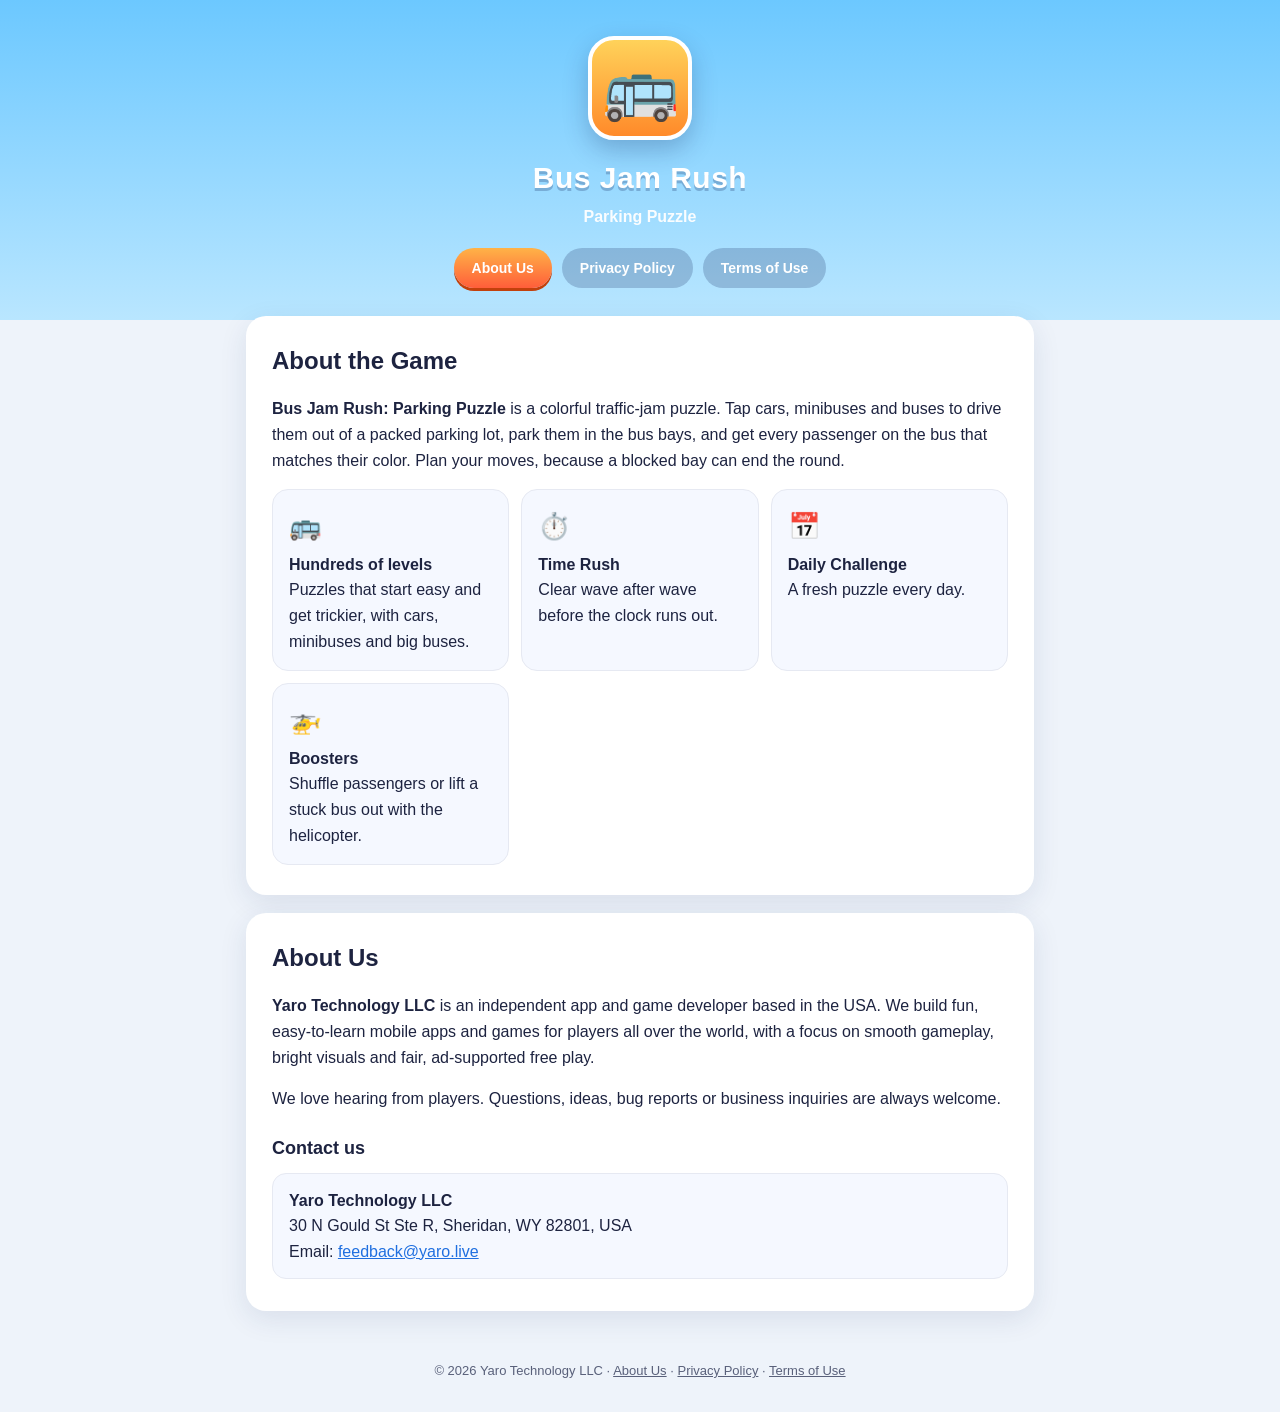
<file: index.html>
<!DOCTYPE html>
<html lang="en"><head><meta charset="utf-8"><title>Bus Jam Rush: Parking Puzzle</title>
<meta http-equiv="refresh" content="0; url=about.html"><link rel="canonical" href="about.html"></head>
<body><a href="about.html">Bus Jam Rush – About Us</a></body></html>
</file>
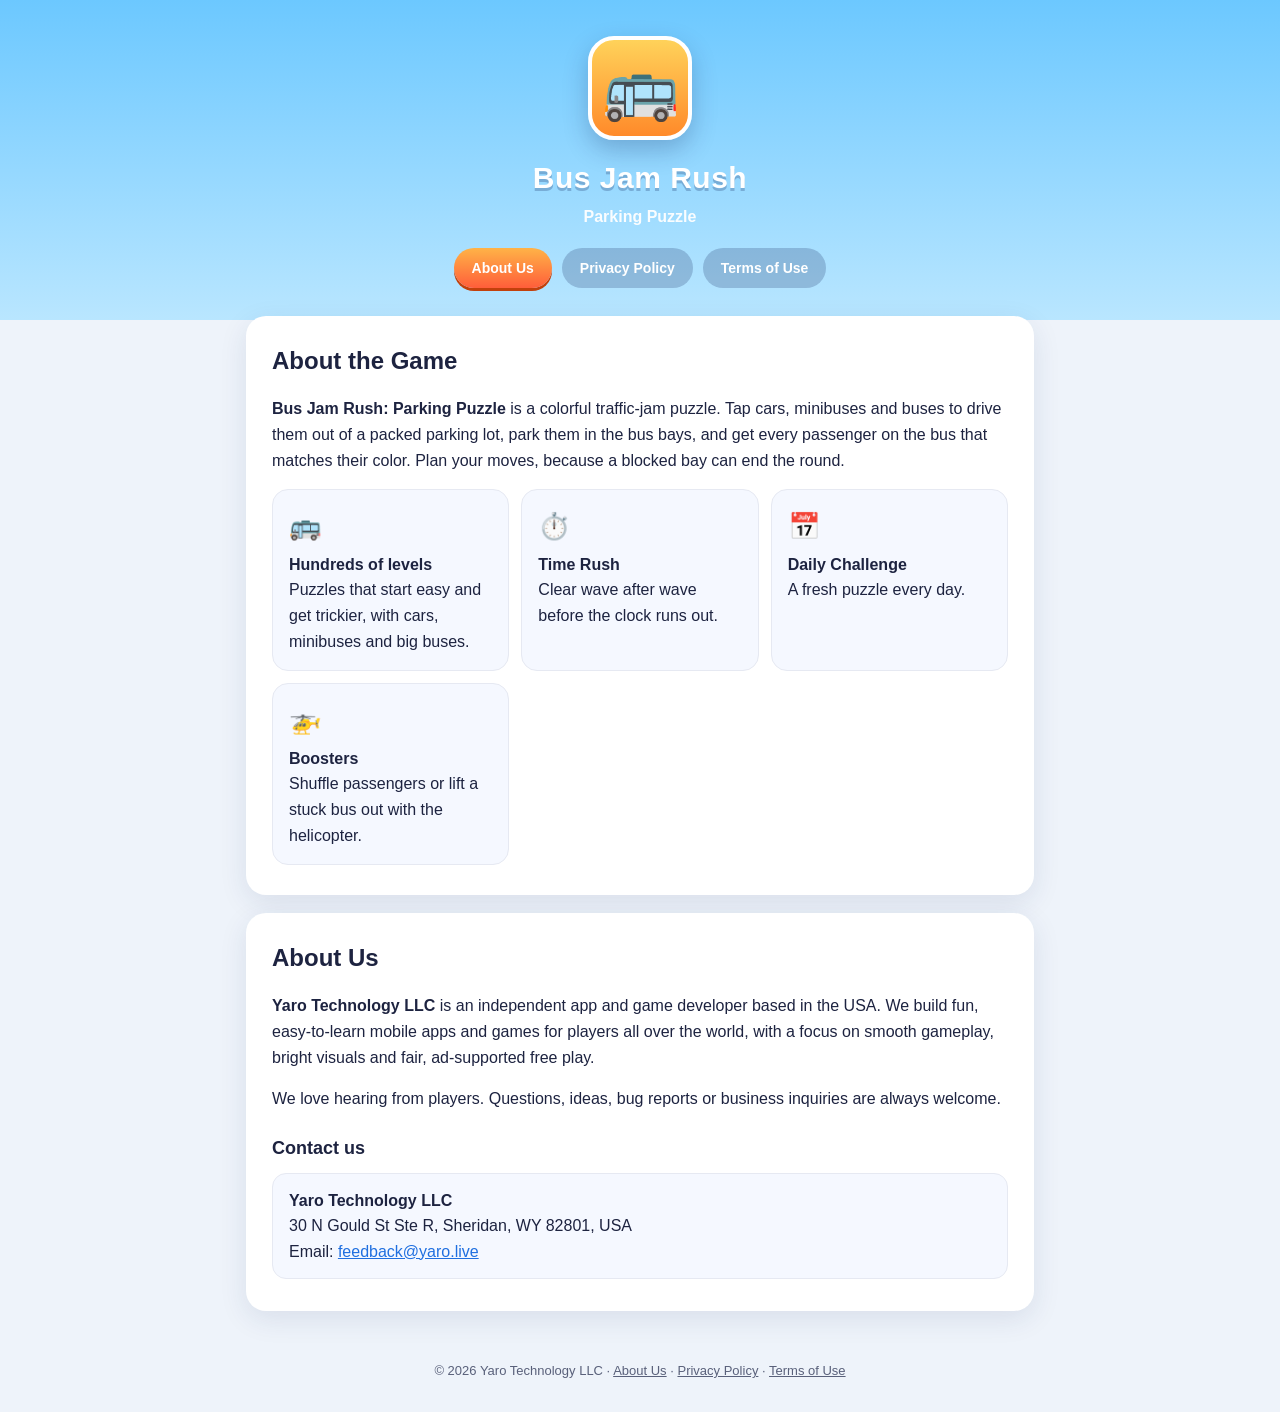
<file: about.html>
<!DOCTYPE html>
<html lang="en">
<head>
<meta charset="utf-8">
<meta name="viewport" content="width=device-width, initial-scale=1">
<title>About Us – Bus Jam Rush: Parking Puzzle</title>
<meta name="description" content="Bus Jam Rush: Parking Puzzle is a colorful bus-sorting puzzle game by Yaro Technology LLC.">
<link rel="icon" href="data:image/svg+xml,%3Csvg xmlns=%27http://www.w3.org/2000/svg%27 viewBox=%270 0 100 100%27%3E%3Ctext y=%27.9em%27 font-size=%2790%27%3E%F0%9F%9A%8C%3C/text%3E%3C/svg%3E">
<link rel="stylesheet" href="style.css">
</head>
<body>
<header class="hero">
  <div class="logo">🚌</div>
  <h1>Bus Jam Rush</h1>
  <p>Parking Puzzle</p>
  <nav class="tabs">
    <a href="about.html" class="on">About Us</a>
    <a href="privacy.html">Privacy Policy</a>
    <a href="terms.html">Terms of Use</a>
  </nav>
</header>
<main>
<section class="card">
  <h2>About the Game</h2>
  <p><b>Bus Jam Rush: Parking Puzzle</b> is a colorful traffic-jam puzzle. Tap cars, minibuses and buses
  to drive them out of a packed parking lot, park them in the bus bays, and get every passenger on the
  bus that matches their color. Plan your moves, because a blocked bay can end the round.</p>
  <div class="grid">
    <div class="tile"><span class="emoji">🚌</span><b>Hundreds of levels</b>Puzzles that start easy and get trickier, with cars, minibuses and big buses.</div>
    <div class="tile"><span class="emoji">⏱️</span><b>Time Rush</b>Clear wave after wave before the clock runs out.</div>
    <div class="tile"><span class="emoji">📅</span><b>Daily Challenge</b>A fresh puzzle every day.</div>
    <div class="tile"><span class="emoji">🚁</span><b>Boosters</b>Shuffle passengers or lift a stuck bus out with the helicopter.</div>
  </div>
</section>

<section class="card">
  <h2>About Us</h2>
  <p><b>Yaro Technology LLC</b> is an independent app and game developer based in the USA. We build fun,
  easy-to-learn mobile apps and games for players all over the world, with a focus on smooth gameplay,
  bright visuals and fair, ad-supported free play.</p>
  <p>We love hearing from players. Questions, ideas, bug reports or business inquiries are always
  welcome.</p>
  <h3>Contact us</h3>
  <div class="contact">
    <b>Yaro Technology LLC</b>
    30 N Gould St Ste R, Sheridan, WY 82801, USA<br>
    Email: <a href="mailto:feedback@yaro.live">feedback@yaro.live</a>
  </div>
</section>
</main>
<footer>© 2026 Yaro Technology LLC · <a href="about.html">About Us</a> · <a href="privacy.html">Privacy Policy</a> · <a href="terms.html">Terms of Use</a></footer>
</body>
</html>
</file>
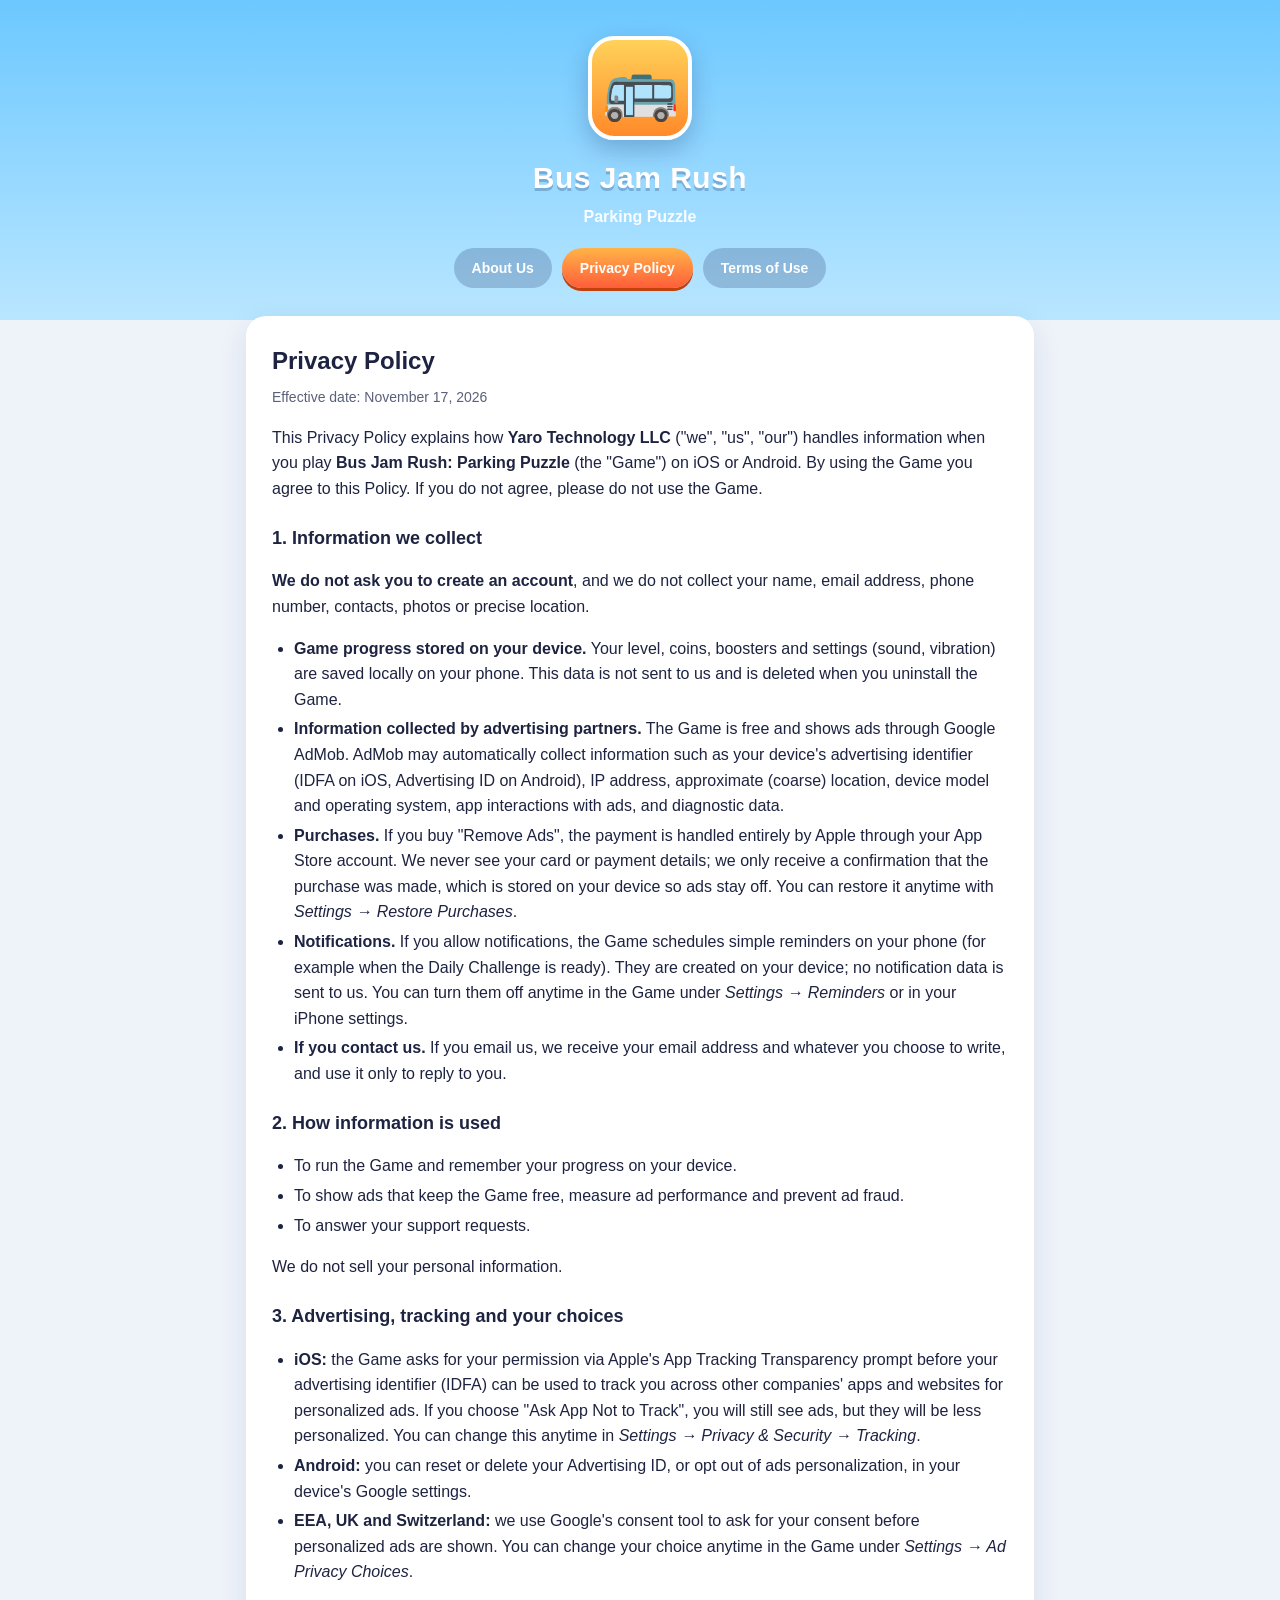
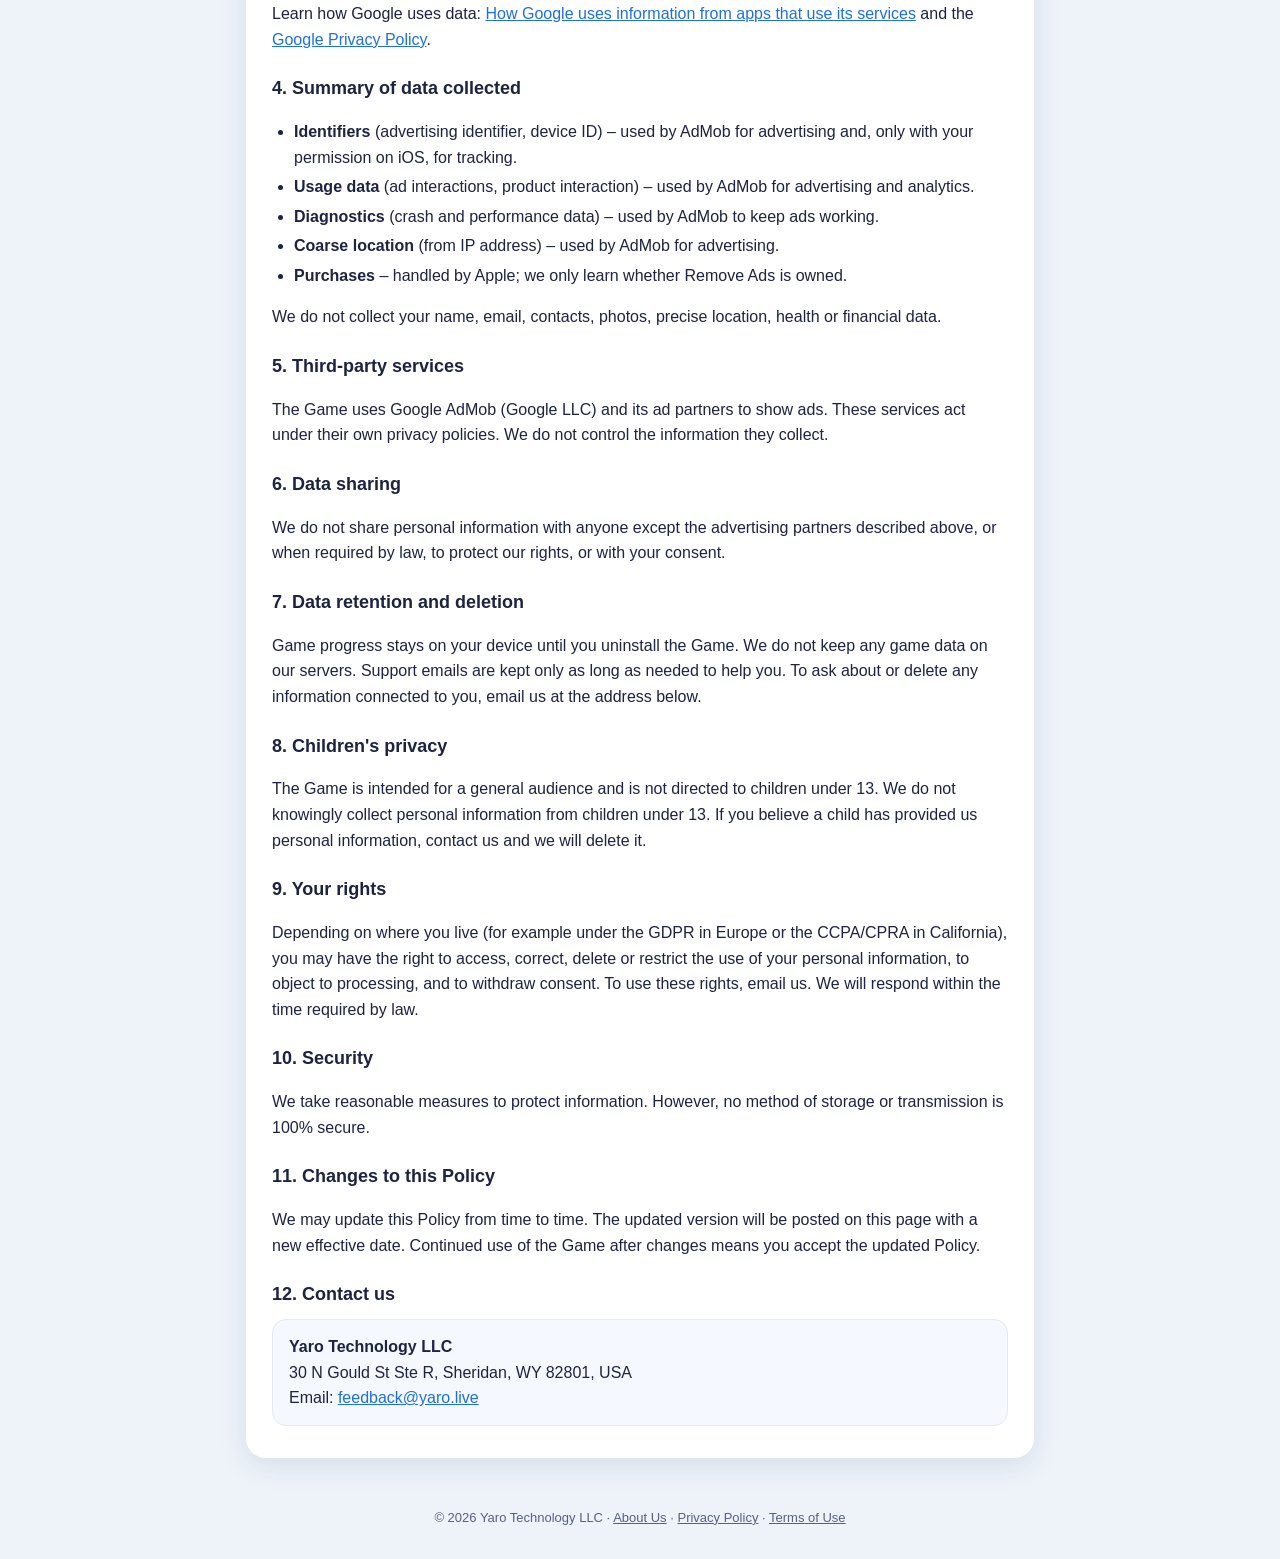
<file: privacy.html>
<!DOCTYPE html>
<html lang="en">
<head>
<meta charset="utf-8">
<meta name="viewport" content="width=device-width, initial-scale=1">
<title>Privacy Policy – Bus Jam Rush: Parking Puzzle</title>
<meta name="description" content="Privacy Policy for Bus Jam Rush: Parking Puzzle by Yaro Technology LLC.">
<link rel="icon" href="data:image/svg+xml,%3Csvg xmlns=%27http://www.w3.org/2000/svg%27 viewBox=%270 0 100 100%27%3E%3Ctext y=%27.9em%27 font-size=%2790%27%3E%F0%9F%9A%8C%3C/text%3E%3C/svg%3E">
<link rel="stylesheet" href="style.css">
</head>
<body>
<header class="hero">
  <div class="logo">🚌</div>
  <h1>Bus Jam Rush</h1>
  <p>Parking Puzzle</p>
  <nav class="tabs">
    <a href="about.html">About Us</a>
    <a href="privacy.html" class="on">Privacy Policy</a>
    <a href="terms.html">Terms of Use</a>
  </nav>
</header>
<main>
<section class="card">
  <h2>Privacy Policy</h2>
  <p class="meta">Effective date: November 17, 2026</p>

  <p>This Privacy Policy explains how <b>Yaro Technology LLC</b> ("we", "us", "our") handles information
  when you play <b>Bus Jam Rush: Parking Puzzle</b> (the "Game") on iOS or Android. By using the Game you
  agree to this Policy. If you do not agree, please do not use the Game.</p>

  <h3>1. Information we collect</h3>
  <p><b>We do not ask you to create an account</b>, and we do not collect your name, email address,
  phone number, contacts, photos or precise location.</p>
  <ul>
    <li><b>Game progress stored on your device.</b> Your level, coins, boosters and settings (sound,
    vibration) are saved locally on your phone. This data is not sent to us and is deleted when you
    uninstall the Game.</li>
    <li><b>Information collected by advertising partners.</b> The Game is free and shows ads through
    Google AdMob. AdMob may automatically collect information such as your device's advertising
    identifier (IDFA on iOS, Advertising ID on Android), IP address, approximate (coarse) location,
    device model and operating system, app interactions with ads, and diagnostic data.</li>
    <li><b>Purchases.</b> If you buy "Remove Ads", the payment is handled entirely by Apple through your
    App Store account. We never see your card or payment details; we only receive a confirmation that the
    purchase was made, which is stored on your device so ads stay off. You can restore it anytime with
    <i>Settings → Restore Purchases</i>.</li>
    <li><b>Notifications.</b> If you allow notifications, the Game schedules simple reminders on your
    phone (for example when the Daily Challenge is ready). They are created on your device; no
    notification data is sent to us. You can turn them off anytime in the Game under
    <i>Settings → Reminders</i> or in your iPhone settings.</li>
    <li><b>If you contact us.</b> If you email us, we receive your email address and whatever you
    choose to write, and use it only to reply to you.</li>
  </ul>

  <h3>2. How information is used</h3>
  <ul>
    <li>To run the Game and remember your progress on your device.</li>
    <li>To show ads that keep the Game free, measure ad performance and prevent ad fraud.</li>
    <li>To answer your support requests.</li>
  </ul>
  <p>We do not sell your personal information.</p>

  <h3>3. Advertising, tracking and your choices</h3>
  <ul>
    <li><b>iOS:</b> the Game asks for your permission via Apple's App Tracking Transparency prompt before
    your advertising identifier (IDFA) can be used to track you across other companies' apps and websites
    for personalized ads. If you choose "Ask App Not to Track",
    you will still see ads, but they will be less personalized. You can change this anytime in
    <i>Settings → Privacy &amp; Security → Tracking</i>.</li>
    <li><b>Android:</b> you can reset or delete your Advertising ID, or opt out of ads personalization,
    in your device's Google settings.</li>
    <li><b>EEA, UK and Switzerland:</b> we use Google's consent tool to ask for your consent before
    personalized ads are shown. You can change your choice anytime in the Game under
    <i>Settings → Ad Privacy Choices</i>.</li>
  </ul>
  <p>Learn how Google uses data:
  <a href="https://policies.google.com/technologies/partner-sites" target="_blank" rel="noopener">How Google uses information from apps that use its services</a>
  and the <a href="https://policies.google.com/privacy" target="_blank" rel="noopener">Google Privacy Policy</a>.</p>

  <h3>4. Summary of data collected</h3>
  <ul>
    <li><b>Identifiers</b> (advertising identifier, device ID) – used by AdMob for advertising and, only
    with your permission on iOS, for tracking.</li>
    <li><b>Usage data</b> (ad interactions, product interaction) – used by AdMob for advertising and analytics.</li>
    <li><b>Diagnostics</b> (crash and performance data) – used by AdMob to keep ads working.</li>
    <li><b>Coarse location</b> (from IP address) – used by AdMob for advertising.</li>
    <li><b>Purchases</b> – handled by Apple; we only learn whether Remove Ads is owned.</li>
  </ul>
  <p>We do not collect your name, email, contacts, photos, precise location, health or financial data.</p>

  <h3>5. Third-party services</h3>
  <p>The Game uses Google AdMob (Google LLC) and its ad partners to show ads. These services act under
  their own privacy policies. We do not control the information they collect.</p>

  <h3>6. Data sharing</h3>
  <p>We do not share personal information with anyone except the advertising partners described above,
  or when required by law, to protect our rights, or with your consent.</p>

  <h3>7. Data retention and deletion</h3>
  <p>Game progress stays on your device until you uninstall the Game. We do not keep any game data on
  our servers. Support emails are kept only as long as needed to help you. To ask about or delete any
  information connected to you, email us at the address below.</p>

  <h3>8. Children's privacy</h3>
  <p>The Game is intended for a general audience and is not directed to children under 13. We do not
  knowingly collect personal information from children under 13. If you believe a child has provided
  us personal information, contact us and we will delete it.</p>

  <h3>9. Your rights</h3>
  <p>Depending on where you live (for example under the GDPR in Europe or the CCPA/CPRA in California),
  you may have the right to access, correct, delete or restrict the use of your personal information,
  to object to processing, and to withdraw consent. To use these rights, email us. We will respond
  within the time required by law.</p>

  <h3>10. Security</h3>
  <p>We take reasonable measures to protect information. However, no method of storage or transmission
  is 100% secure.</p>

  <h3>11. Changes to this Policy</h3>
  <p>We may update this Policy from time to time. The updated version will be posted on this page with
  a new effective date. Continued use of the Game after changes means you accept the updated Policy.</p>

  <h3>12. Contact us</h3>
  <div class="contact">
    <b>Yaro Technology LLC</b>
    30 N Gould St Ste R, Sheridan, WY 82801, USA<br>
    Email: <a href="mailto:feedback@yaro.live">feedback@yaro.live</a>
  </div>
</section>
</main>
<footer>© 2026 Yaro Technology LLC · <a href="about.html">About Us</a> · <a href="privacy.html">Privacy Policy</a> · <a href="terms.html">Terms of Use</a></footer>
</body>
</html>
</file>
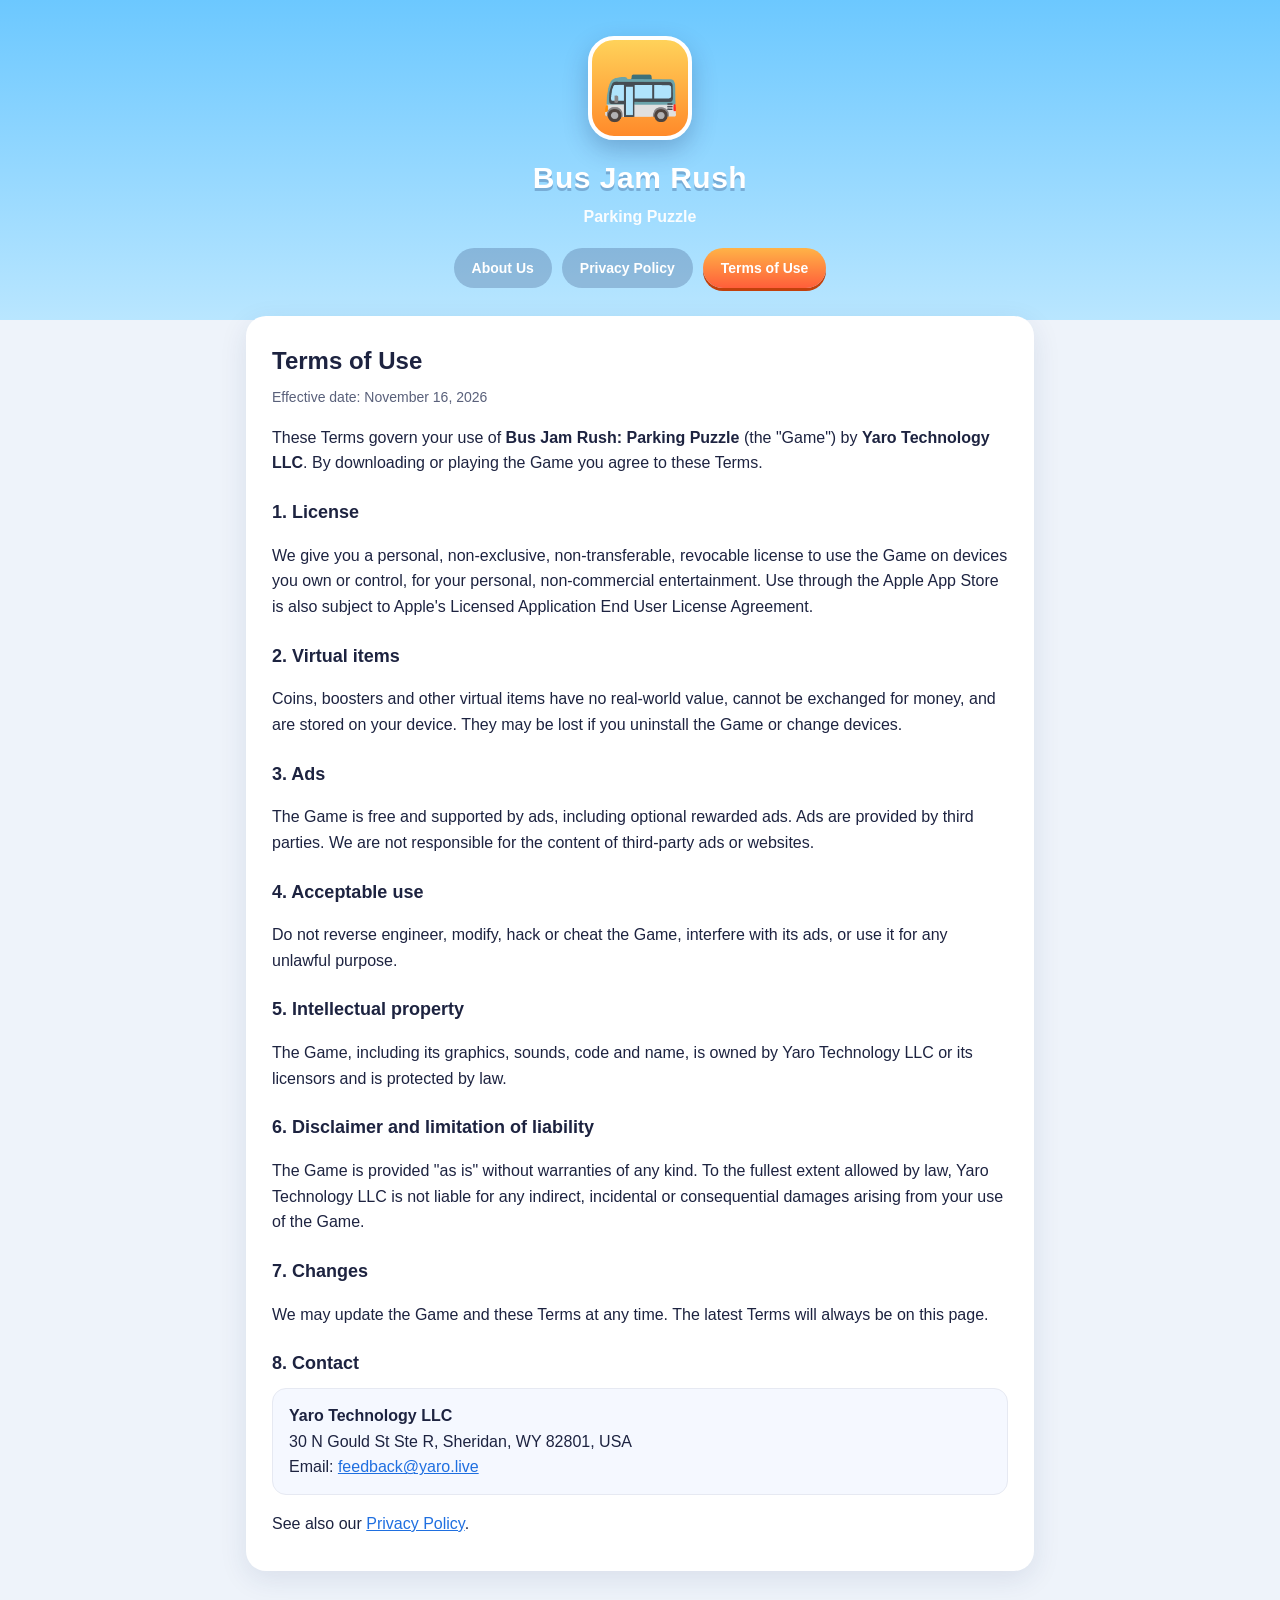
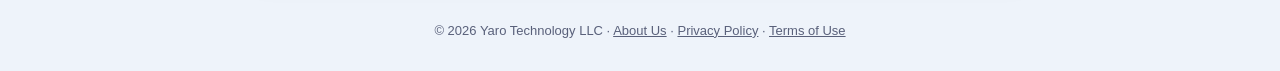
<file: terms.html>
<!DOCTYPE html>
<html lang="en">
<head>
<meta charset="utf-8">
<meta name="viewport" content="width=device-width, initial-scale=1">
<title>Terms of Use – Bus Jam Rush: Parking Puzzle</title>
<link rel="icon" href="data:image/svg+xml,%3Csvg xmlns=%27http://www.w3.org/2000/svg%27 viewBox=%270 0 100 100%27%3E%3Ctext y=%27.9em%27 font-size=%2790%27%3E%F0%9F%9A%8C%3C/text%3E%3C/svg%3E">
<link rel="stylesheet" href="style.css">
</head>
<body>
<header class="hero">
  <div class="logo">🚌</div>
  <h1>Bus Jam Rush</h1>
  <p>Parking Puzzle</p>
  <nav class="tabs">
    <a href="about.html">About Us</a>
    <a href="privacy.html">Privacy Policy</a>
    <a href="terms.html" class="on">Terms of Use</a>
  </nav>
</header>
<main>
<section class="card">
  <h2>Terms of Use</h2>
  <p class="meta">Effective date: November 16, 2026</p>
  <p>These Terms govern your use of <b>Bus Jam Rush: Parking Puzzle</b> (the "Game") by
  <b>Yaro Technology LLC</b>. By downloading or playing the Game you agree to these Terms.</p>

  <h3>1. License</h3>
  <p>We give you a personal, non-exclusive, non-transferable, revocable license to use the Game on
  devices you own or control, for your personal, non-commercial entertainment. Use through the Apple
  App Store is also subject to Apple's Licensed Application End User License Agreement.</p>

  <h3>2. Virtual items</h3>
  <p>Coins, boosters and other virtual items have no real-world value, cannot be exchanged for money,
  and are stored on your device. They may be lost if you uninstall the Game or change devices.</p>

  <h3>3. Ads</h3>
  <p>The Game is free and supported by ads, including optional rewarded ads. Ads are provided by third
  parties. We are not responsible for the content of third-party ads or websites.</p>

  <h3>4. Acceptable use</h3>
  <p>Do not reverse engineer, modify, hack or cheat the Game, interfere with its ads, or use it for any
  unlawful purpose.</p>

  <h3>5. Intellectual property</h3>
  <p>The Game, including its graphics, sounds, code and name, is owned by Yaro Technology LLC or its
  licensors and is protected by law.</p>

  <h3>6. Disclaimer and limitation of liability</h3>
  <p>The Game is provided "as is" without warranties of any kind. To the fullest extent allowed by law,
  Yaro Technology LLC is not liable for any indirect, incidental or consequential damages arising from
  your use of the Game.</p>

  <h3>7. Changes</h3>
  <p>We may update the Game and these Terms at any time. The latest Terms will always be on this page.</p>

  <h3>8. Contact</h3>
  <div class="contact">
    <b>Yaro Technology LLC</b>
    30 N Gould St Ste R, Sheridan, WY 82801, USA<br>
    Email: <a href="mailto:feedback@yaro.live">feedback@yaro.live</a>
  </div>
  <p>See also our <a href="privacy.html">Privacy Policy</a>.</p>
</section>
</main>
<footer>© 2026 Yaro Technology LLC · <a href="about.html">About Us</a> · <a href="privacy.html">Privacy Policy</a> · <a href="terms.html">Terms of Use</a></footer>
</body>
</html>
</file>
<file: style.css>
:root {
  --sky: #6cc8ff;
  --sky2: #b9e6ff;
  --ink: #1d2340;
  --muted: #59607a;
  --card: #ffffff;
  --accent: #ff8a2a;
  --accent2: #ff5e3a;
  --line: #e6e9f2;
}
* { box-sizing: border-box; }
html, body { margin: 0; }
body {
  font-family: -apple-system, BlinkMacSystemFont, "Segoe UI", Roboto, Helvetica, Arial, sans-serif;
  color: var(--ink);
  background: linear-gradient(180deg, var(--sky) 0, var(--sky2) 320px, #eef3fa 320px);
  line-height: 1.6;
  -webkit-font-smoothing: antialiased;
}
a { color: #1f6fe0; }
header.hero {
  text-align: center;
  padding: 36px 20px 28px;
  color: #fff;
}
header.hero .logo {
  width: 104px; height: 104px; border-radius: 26px; margin: 0 auto;
  display: flex; align-items: center; justify-content: center; font-size: 62px;
  background: linear-gradient(180deg, #ffd25a, #ff8a2a);
  box-shadow: 0 10px 24px rgba(20, 40, 90, .25);
  border: 4px solid #fff;
}
header.hero h1 {
  margin: 14px 0 2px;
  font-size: 30px; font-weight: 900; letter-spacing: .5px;
  text-shadow: 0 3px 0 rgba(20, 40, 90, .25);
}
header.hero p { margin: 0; font-weight: 600; opacity: .95; }
nav.tabs {
  display: flex; justify-content: center; gap: 10px; flex-wrap: wrap;
  margin-top: 18px;
}
nav.tabs a {
  text-decoration: none; color: #fff; font-weight: 800; font-size: 14px;
  padding: 9px 18px; border-radius: 999px;
  background: rgba(20, 40, 90, .22);
}
nav.tabs a.on {
  background: linear-gradient(180deg, #ffb347, var(--accent2));
  box-shadow: 0 3px 0 #c2410c;
}
main {
  max-width: 820px; margin: 0 auto 40px; padding: 0 16px;
}
.card {
  background: var(--card);
  border-radius: 20px;
  padding: 26px 26px 18px;
  box-shadow: 0 8px 28px rgba(30, 50, 100, .10);
  margin-bottom: 18px;
}
.card h2 { margin: 0 0 6px; font-size: 24px; }
.card h3 { margin: 22px 0 6px; font-size: 18px; }
.meta { color: var(--muted); font-size: 14px; margin: 0 0 14px; }
ul { padding-left: 22px; }
li { margin: 4px 0; }
.contact {
  background: #f5f8ff; border: 1px solid var(--line); border-radius: 14px;
  padding: 14px 16px; margin: 10px 0 14px;
}
.contact b { display: block; }
.grid { display: grid; grid-template-columns: repeat(auto-fit, minmax(220px, 1fr)); gap: 12px; margin: 12px 0; }
.tile {
  border-radius: 16px; padding: 16px; background: #f5f8ff; border: 1px solid var(--line);
}
.tile .emoji { font-size: 26px; }
.tile b { display: block; margin-top: 4px; }
footer {
  text-align: center; color: var(--muted); font-size: 13px; padding: 10px 16px 30px;
}
footer a { color: var(--muted); }
</file>
